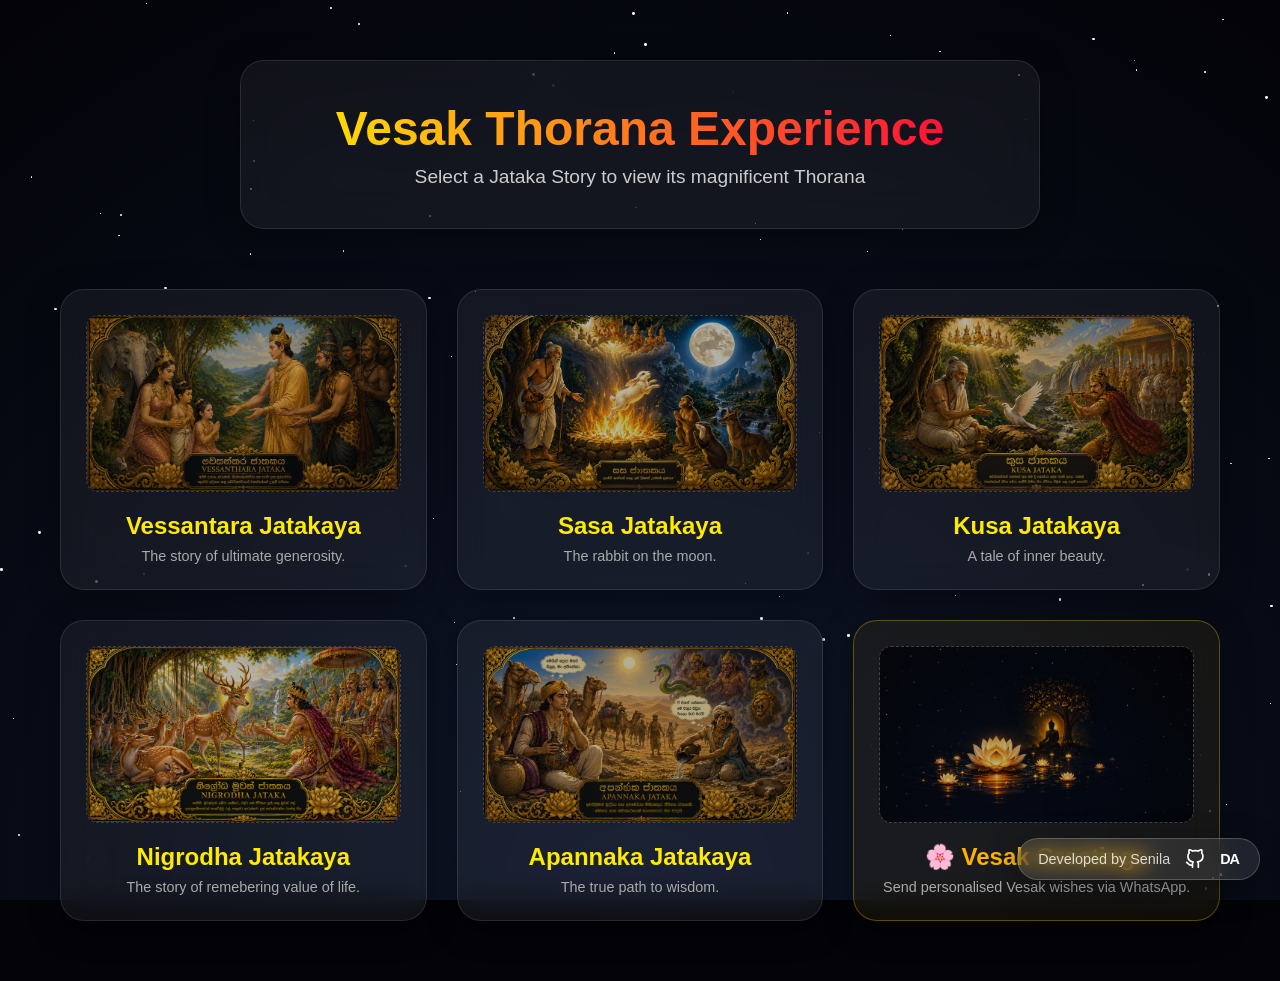
<file: index.html>
<!DOCTYPE html>
<html lang="en">
<head>
    <meta charset="UTF-8">
    <meta name="viewport" content="width=device-width, initial-scale=1.0">
    <title>Vesak Thorana Gallery</title>
    <link rel="preconnect" href="https://fonts.googleapis.com">
    <link rel="preconnect" href="https://fonts.gstatic.com" crossorigin>
    <link href="https://fonts.googleapis.com/css2?family=Inter:wght@300;400;600&family=Playfair+Display:ital,wght@0,600;1,600&display=swap" rel="stylesheet">
    <link rel="stylesheet" href="style.css">
</head>
<body style="font-family: 'Trebuchet MS', sans-serif;">
    <div id="night-sky"></div>

    <main class="gallery-container">
        <header class="glass-header">
            <h1>Vesak Thorana Experience</h1>
            <p>Select a Jataka Story to view its magnificent Thorana</p>
        </header>

        <div class="glass-grid">
            <a href="story1.html" class="glass-card">
                <div class="card-image-placeholder">
                    <img src="img/wes.webp" alt="Vessantara Image Placeholder" class="placeholder-img">
                </div>
                <h2>Vessantara Jatakaya</h2>
                <p>The story of ultimate generosity.</p>
            </a>
            
            <a href="story2.html" class="glass-card">
                <div class="card-image-placeholder">
                    <img src="img/sasa.webp" alt="Sasa Image Placeholder" class="placeholder-img">
                </div>
                <h2>Sasa Jatakaya</h2>
                <p>The rabbit on the moon.</p>
            </a>
            
            <a href="story3.html" class="glass-card">
                <div class="card-image-placeholder">
                    <img src="img/kusa.webp" alt="Kusa Image Placeholder" class="placeholder-img">
                </div>
                <h2>Kusa Jatakaya</h2>
                <p>A tale of inner beauty.</p>
            </a>
            
            <a href="story4.html" class="glass-card">
                <div class="card-image-placeholder">
                    <img src="img/nig.webp" alt="Nigrodha Image Placeholder" class="placeholder-img">
                </div>
                <h2>Nigrodha Jatakaya</h2>
                <p>The story of remebering value of life.</p>
            </a>
            
            <a href="story5.html" class="glass-card">
                <div class="card-image-placeholder">
                    <img src="img/ap.webp" alt="Apannaka Image Placeholder" class="placeholder-img">
                </div>
                <h2>Apannaka Jatakaya</h2>
                <p>The true path to wisdom.</p>
            </a>
            
            <a href="greetings.html" class="glass-card" style="border-color: rgba(255,215,0,0.3); background: rgba(255,180,0,0.06);">
                <div class="card-image-placeholder">
                    <img src="img/bg.webp" alt="Vesak Greetings" class="placeholder-img">
                </div>
                <h2 style="color: #ffb300;">🌸 Vesak Greetings</h2>
                <p>Send personalised Vesak wishes via WhatsApp.</p>
            </a>
        </div>
    </main>

    <script src="script.js"></script>
</body>
</html>
</file>
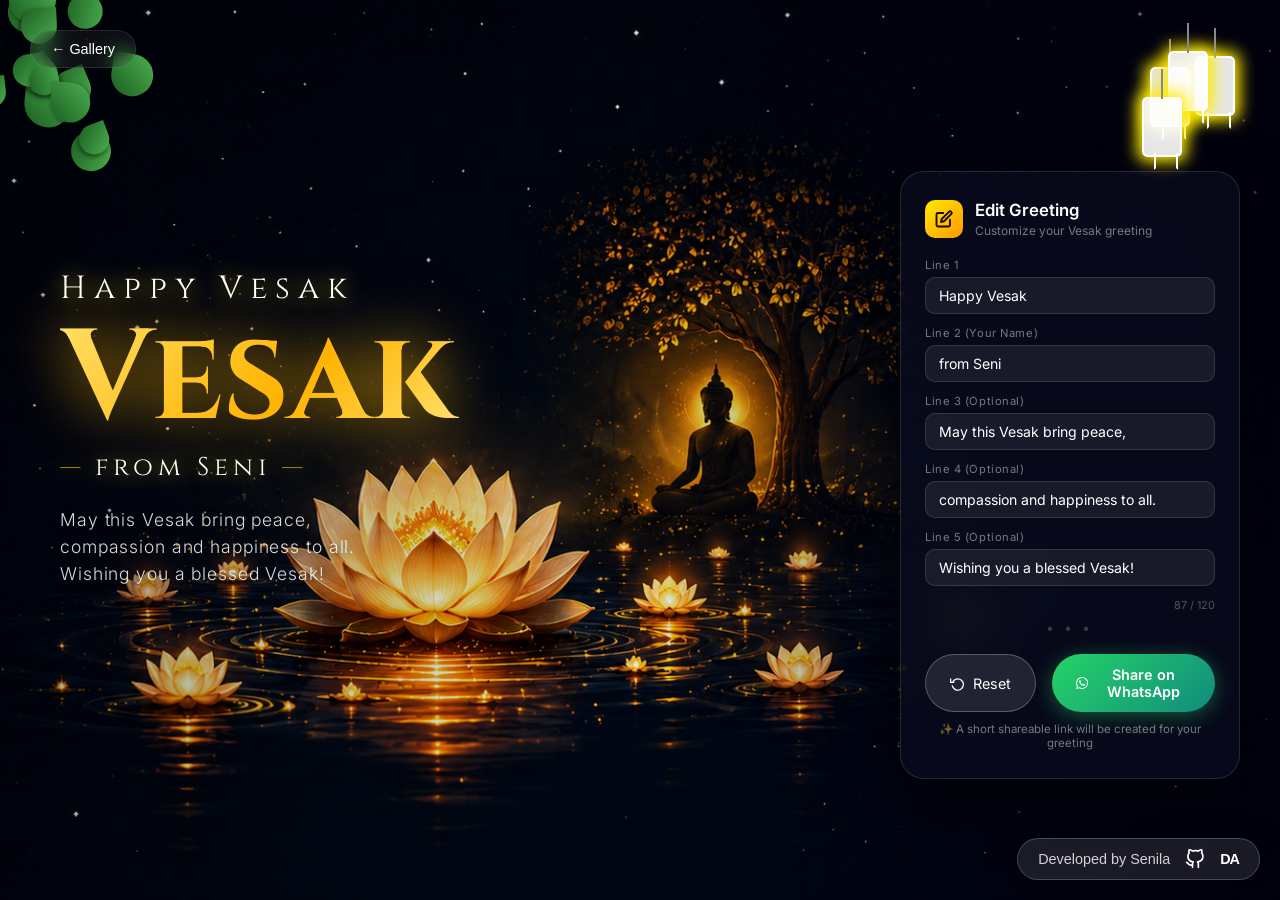
<file: greetings.html>
<!DOCTYPE html>
<html lang="en">
<head>
    <meta charset="UTF-8">
    <meta name="viewport" content="width=device-width, initial-scale=1.0">
    <title>Vesak Greetings – Share your Wishes</title>
    <link rel="preconnect" href="https://fonts.googleapis.com">
    <link rel="preconnect" href="https://fonts.gstatic.com" crossorigin>
    <link href="https://fonts.googleapis.com/css2?family=Cinzel:wght@400;700&family=Inter:wght@300;400;500;600&display=swap" rel="stylesheet">
    <link rel="stylesheet" href="style.css">
    <style>
        /* Override body scroll for this page */
        body { overflow-y: auto !important; }

        .greet-page {
            position: relative;
            min-height: 100vh;
            display: flex;
            align-items: center;
            justify-content: center;
            padding: 70px 20px 20px 20px;
            box-sizing: border-box;
        }
        .greet-bg {
            position: fixed;
            inset: 0;
            background: url('img/bg.webp') center center / cover no-repeat;
            z-index: 0;
        }
        .greet-bg::after {
            content: '';
            position: absolute;
            inset: 0;
            background: linear-gradient(to right,
                rgba(0,0,5,0.35) 0%,
                rgba(0,0,5,0.10) 50%,
                rgba(0,0,15,0.70) 100%);
        }
        /* ── Layout ── */
        .greet-layout {
            position: relative;
            z-index: 10;
            width: 100%;
            max-width: 1200px;
            display: grid;
            grid-template-columns: 1fr 340px;
            gap: 32px;
            align-items: center;
        }
        /* ── Left: greeting display ── */
        .greet-display {
            display: flex;
            flex-direction: column;
            justify-content: center;
            padding: 40px 20px 140px 20px;
        }
        .greet-line-small {
            font-family: 'Cinzel', serif;
            font-size: clamp(1.2rem, 3vw, 2rem);
            color: #fff;
            letter-spacing: 0.25em;
            text-shadow: 0 0 20px rgba(255,215,0,0.8);
        }
        .greet-line-large {
            font-family: 'Cinzel', serif;
            font-size: clamp(3.5rem, 10vw, 8rem);
            font-weight: 700;
            background: linear-gradient(135deg, #ffe066, #ffb300, #fff7a0, #ffb300);
            -webkit-background-clip: text;
            -webkit-text-fill-color: transparent;
            background-clip: text;
            line-height: 1;
            filter: drop-shadow(0 0 30px rgba(255,180,0,0.9));
            margin: 6px 0;
        }
        .greet-line-from {
            font-family: 'Cinzel', serif;
            font-size: clamp(1rem, 2.5vw, 1.6rem);
            color: #fff;
            letter-spacing: 0.2em;
            text-shadow: 0 0 20px rgba(255,215,0,0.8);
            display: flex;
            align-items: center;
            gap: 10px;
        }
        .greet-line-from::before, .greet-line-from::after {
            content: '—';
            color: rgba(255,215,0,0.6);
        }
        .greet-extra-lines { margin-top: 24px; display: flex; flex-direction: column; gap: 6px; }
        .greet-extra-line {
            font-family: 'Inter', sans-serif;
            font-size: clamp(0.85rem, 1.5vw, 1.1rem);
            color: rgba(255,255,255,0.85);
            font-weight: 300;
            letter-spacing: 0.05em;
            text-shadow: 0 2px 8px rgba(0,0,0,0.8);
            min-height: 0;
        }
        /* ── Right: glass panel ── */
        .greet-panel {
            background: rgba(10,12,30,0.78);
            backdrop-filter: blur(24px);
            -webkit-backdrop-filter: blur(24px);
            border: 1px solid rgba(255,255,255,0.12);
            border-radius: 24px;
            padding: 28px 24px;
            box-shadow: 0 20px 60px rgba(0,0,0,0.6);
        }
        .panel-header { display: flex; align-items: flex-start; gap: 12px; margin-bottom: 20px; }
        .panel-icon {
            width: 38px; height: 38px;
            background: linear-gradient(135deg, #ffea00, #ff9800);
            border-radius: 10px;
            display: flex; align-items: center; justify-content: center;
            flex-shrink: 0;
        }
        .panel-header-text h2 {
            font-family: 'Inter', sans-serif;
            font-size: 1.05rem; font-weight: 600; color: #fff; margin: 0;
        }
        .panel-header-text p {
            font-family: 'Inter', sans-serif;
            font-size: 0.75rem; color: rgba(255,255,255,0.45); margin: 3px 0 0;
        }
        .field-group { margin-bottom: 12px; }
        .field-label {
            font-family: 'Inter', sans-serif;
            font-size: 0.7rem; color: rgba(255,255,255,0.45);
            letter-spacing: 0.05em; margin-bottom: 5px; display: block;
        }
        .field-input {
            width: 100%; background: rgba(255,255,255,0.07);
            border: 1px solid rgba(255,255,255,0.12);
            border-radius: 10px; padding: 9px 13px;
            font-family: 'Inter', sans-serif; font-size: 0.88rem;
            color: #fff; outline: none; transition: border-color 0.2s;
            box-sizing: border-box;
        }
        .field-input:focus { border-color: rgba(255,215,0,0.5); background: rgba(255,255,255,0.1); }
        .char-count {
            text-align: right; font-family: 'Inter', sans-serif;
            font-size: 0.68rem; color: rgba(255,255,255,0.3); margin-top: 6px;
        }
        .panel-dots { text-align: center; color: rgba(255,255,255,0.2); letter-spacing: 4px; margin-top: 8px; }

        /* ── Short link display ── */
        .link-box {
            background: rgba(255,215,0,0.08);
            border: 1px solid rgba(255,215,0,0.25);
            border-radius: 10px;
            padding: 10px 14px;
            margin-top: 14px;
            display: none;
            align-items: center;
            justify-content: space-between;
            gap: 8px;
        }
        .link-box.visible { display: flex; }
        .link-text {
            font-family: 'Inter', sans-serif;
            font-size: 0.82rem; color: #ffea00;
            white-space: nowrap; overflow: hidden; text-overflow: ellipsis;
            flex: 1;
        }
        .copy-btn {
            background: rgba(255,215,0,0.15); border: 1px solid rgba(255,215,0,0.3);
            border-radius: 6px; padding: 4px 10px;
            font-family: 'Inter', sans-serif; font-size: 0.72rem; color: #ffea00;
            cursor: pointer; white-space: nowrap; transition: all 0.2s;
        }
        .copy-btn:hover { background: rgba(255,215,0,0.25); }

        /* ── Bottom actions ── */
        .greet-actions {
            /* On desktop: stays inside the panel naturally */
            display: flex;
            flex-direction: column;
            align-items: center;
            gap: 10px;
        }
        .greet-btn-row { display: flex; gap: 16px; }
        .btn-reset {
            font-family: 'Inter', sans-serif; font-size: 0.9rem;
            padding: 12px 24px; border-radius: 50px;
            border: 1px solid rgba(255,255,255,0.25);
            background: rgba(255,255,255,0.1);
            backdrop-filter: blur(12px); color: #fff; cursor: pointer;
            display: flex; align-items: center; gap: 8px; transition: all 0.3s;
        }
        .btn-reset:hover { background: rgba(255,255,255,0.18); }
        .btn-generate {
            font-family: 'Inter', sans-serif; font-size: 0.9rem; font-weight: 600;
            padding: 12px 24px; border-radius: 50px; border: none;
            background: linear-gradient(135deg, #25d366, #128c7e);
            color: #fff; cursor: pointer;
            display: flex; align-items: center; gap: 10px; transition: all 0.3s;
            box-shadow: 0 4px 20px rgba(37,211,102,0.4);
        }
        .btn-generate:hover { transform: translateY(-2px); box-shadow: 0 8px 30px rgba(37,211,102,0.6); }
        .btn-generate:disabled { opacity: 0.6; cursor: wait; transform: none; }
        .greet-hint {
            font-family: 'Inter', sans-serif; font-size: 0.72rem;
            color: rgba(255,255,255,0.45); text-align: center;
        }

        /* ── VIEW MODE ── */
        .view-mode-badge {
            position: fixed; top: 20px; right: 20px; z-index: 200;
            background: rgba(10,12,30,0.8); backdrop-filter: blur(16px);
            border: 1px solid rgba(255,215,0,0.3);
            border-radius: 50px; padding: 10px 20px;
            font-family: 'Inter', sans-serif; font-size: 0.85rem; color: #fff;
            display: none; align-items: center; gap: 10px;
            text-decoration: none; cursor: pointer;
            transition: all 0.3s;
        }
        .view-mode-badge:hover { background: rgba(30,30,60,0.9); border-color: rgba(255,215,0,0.6); }
        .view-mode-badge.show { display: flex; }
        .view-full-display { padding-bottom: 60px; }

        /* ── Spinner ── */
        @keyframes spin { to { transform: rotate(360deg); } }
        .spinner {
            width: 16px; height: 16px; border: 2px solid rgba(255,255,255,0.3);
            border-top-color: #fff; border-radius: 50%;
            animation: spin 0.8s linear infinite; display: none;
        }
        .btn-generate.loading .spinner { display: block; }
        .btn-generate.loading .btn-label { display: none; }

        /* ── Mobile ── */
        @media (max-width: 700px) {
            /* Hide corner elements that block greeting text */
            .corner-left, .corner-right { display: none; }

            body { overflow-y: auto !important; }

            .greet-page {
                align-items: flex-start;
                padding: 60px 12px 20px 12px;
            }

            .greet-layout {
                grid-template-columns: 1fr;
                gap: 20px;
            }

            /* Compact greeting display */
            .greet-display {
                padding: 12px 8px 16px 8px;
                min-height: unset;
            }
            .greet-line-large {
                font-size: clamp(2.8rem, 16vw, 5rem);
            }
            .greet-line-small { font-size: 1rem; }
            .greet-line-from  { font-size: 0.95rem; }
            .greet-extra-lines { margin-top: 12px; }
            .greet-extra-line  { font-size: 0.82rem; }

            /* Panel full-width */
            .greet-panel { width: 100%; box-sizing: border-box; }

            /* Buttons: inline below panel, not fixed */
            .greet-actions {
                position: static;
                transform: none;
                padding: 16px 0 30px 0;
                width: 100%;
            }
            .greet-btn-row {
                width: 100%;
                justify-content: center;
                flex-wrap: wrap;
                gap: 10px;
            }
            .btn-reset, .btn-generate {
                font-size: 0.82rem;
                padding: 10px 18px;
            }
            .greet-hint { font-size: 0.68rem; padding: 0 10px; }

            /* View mode badge smaller */
            .view-mode-badge {
                top: auto;
                bottom: 16px;
                right: 50%;
                transform: translateX(50%);
                font-size: 0.78rem;
                padding: 8px 16px;
                white-space: nowrap;
            }
        }
    </style>
</head>
<body>
    <div id="night-sky"></div>
    <div class="corner-left" id="bo-leaves-container"></div>
    <div class="corner-right" id="lanterns-container"></div>
    <a href="index.html" class="back-button">← Gallery</a>

    <!-- VIEW MODE: "Send your own" button -->
    <a href="greetings.html" class="view-mode-badge" id="send-yours-btn">
        🌸 Send your own Vesak Greeting
    </a>

    <div class="greet-bg"></div>

    <main class="greet-page">
        <div class="greet-layout" id="greet-layout">

            <!-- LEFT: Live greeting display -->
            <div class="greet-display" id="greet-display">
                <div class="greet-line-small" id="preview-l1">Happy Vesak</div>
                <div class="greet-line-large">Vesak</div>
                <div class="greet-line-from" id="preview-l2">from Seni</div>
                <div class="greet-extra-lines">
                    <div class="greet-extra-line" id="preview-l3"></div>
                    <div class="greet-extra-line" id="preview-l4"></div>
                    <div class="greet-extra-line" id="preview-l5"></div>
                </div>
            </div>

            <!-- RIGHT: Edit panel (hidden in view mode) -->
            <div class="greet-panel" id="edit-panel">
                <div class="panel-header">
                    <div class="panel-icon">
                        <svg width="18" height="18" viewBox="0 0 24 24" fill="none" stroke="#1a0a00" stroke-width="2.5" stroke-linecap="round" stroke-linejoin="round"><path d="M11 4H4a2 2 0 0 0-2 2v14a2 2 0 0 0 2 2h14a2 2 0 0 0 2-2v-7"/><path d="M18.5 2.5a2.121 2.121 0 0 1 3 3L12 15l-4 1 1-4 9.5-9.5z"/></svg>
                    </div>
                    <div class="panel-header-text">
                        <h2>Edit Greeting</h2>
                        <p>Customize your Vesak greeting</p>
                    </div>
                </div>

                <div class="field-group">
                    <label class="field-label">Line 1</label>
                    <input id="inp-l1" class="field-input" type="text" value="Happy Vesak" maxlength="40">
                </div>
                <div class="field-group">
                    <label class="field-label">Line 2 (Your Name)</label>
                    <input id="inp-l2" class="field-input" type="text" value="from Seni" maxlength="40">
                </div>
                <div class="field-group">
                    <label class="field-label">Line 3 (Optional)</label>
                    <input id="inp-l3" class="field-input" type="text" value="May this Vesak bring peace," maxlength="60">
                </div>
                <div class="field-group">
                    <label class="field-label">Line 4 (Optional)</label>
                    <input id="inp-l4" class="field-input" type="text" value="compassion and happiness to all." maxlength="60">
                </div>
                <div class="field-group">
                    <label class="field-label">Line 5 (Optional)</label>
                    <input id="inp-l5" class="field-input" type="text" value="Wishing you a blessed Vesak!" maxlength="60">
                </div>

                <div class="char-count" id="char-count">0 / 120</div>

                <!-- Generated link preview -->
                <div class="link-box" id="link-box">
                    <span class="link-text" id="link-text"></span>
                    <button class="copy-btn" id="copy-btn" onclick="copyLink()">Copy</button>
                </div>

                <div class="panel-dots">• • •</div>

                <!-- Actions inside panel for mobile flow -->
                <div class="greet-actions" id="greet-actions" style="margin-top: 16px;">
                    <div class="greet-btn-row">
                        <button class="btn-reset" onclick="resetToDefault()">
                            <svg width="15" height="15" viewBox="0 0 24 24" fill="none" stroke="currentColor" stroke-width="2"><polyline points="1 4 1 10 7 10"/><path d="M3.51 15a9 9 0 1 0 .49-4.5"/></svg>
                            Reset
                        </button>
                        <button class="btn-generate" id="share-btn" onclick="generateAndShare()">
                            <div class="spinner"></div>
                            <span class="btn-label" style="display:flex;align-items:center;gap:8px;">
                                <svg width="18" height="18" viewBox="0 0 24 24" fill="currentColor"><path d="M17.472 14.382c-.297-.149-1.758-.867-2.03-.967-.273-.099-.471-.148-.67.15-.197.297-.767.966-.94 1.164-.173.199-.347.223-.644.075-.297-.15-1.255-.463-2.39-1.475-.883-.788-1.48-1.761-1.653-2.059-.173-.297-.018-.458.13-.606.134-.133.298-.347.446-.52.149-.174.198-.298.298-.497.099-.198.05-.371-.025-.52-.075-.149-.669-1.612-.916-2.207-.242-.579-.487-.5-.669-.51-.173-.008-.371-.01-.57-.01-.198 0-.52.074-.792.372-.272.297-1.04 1.016-1.04 2.479 0 1.462 1.065 2.875 1.213 3.074.149.198 2.096 3.2 5.077 4.487.709.306 1.262.489 1.694.625.712.227 1.36.195 1.871.118.571-.085 1.758-.719 2.006-1.413.248-.694.248-1.289.173-1.413-.074-.124-.272-.198-.57-.347m-5.421 7.403h-.004a9.87 9.87 0 0 1-5.031-1.378l-.361-.214-3.741.982.998-3.648-.235-.374a9.86 9.86 0 0 1-1.51-5.26c.001-5.45 4.436-9.884 9.888-9.884 2.64 0 5.122 1.03 6.988 2.898a9.825 9.825 0 0 1 2.893 6.994c-.003 5.45-4.437 9.884-9.885 9.884m8.413-18.297A11.815 11.815 0 0 0 12.05 0C5.495 0 .16 5.335.157 11.892c0 2.096.547 4.142 1.588 5.945L.057 24l6.305-1.654a11.882 11.882 0 0 0 5.683 1.448h.005c6.554 0 11.89-5.335 11.893-11.893a11.821 11.821 0 0 0-3.48-8.413z"/></svg>
                                Share on WhatsApp
                            </span>
                        </button>
                    </div>
                    <div class="greet-hint">✨ A short shareable link will be created for your greeting</div>
                </div>
            </div>
        </div>
    </main>

    <script>
        // ─────────────────────────────────────────────────────
        // ─────────────────────────────────────────────────────
        const SITE_BASE = 'https://bexonsr.github.io/thorana/greetings.html';
        // ─────────────────────────────────────────────────────

        const DEFAULTS = {
            l1: 'Happy Vesak', l2: 'from Seni',
            l3: 'May this Vesak bring peace,',
            l4: 'compassion and happiness to all.',
            l5: 'Wishing you a blessed Vesak!'
        };

        const inputs  = { l1: document.getElementById('inp-l1'), l2: document.getElementById('inp-l2'), l3: document.getElementById('inp-l3'), l4: document.getElementById('inp-l4'), l5: document.getElementById('inp-l5') };
        const previews = { l1: document.getElementById('preview-l1'), l2: document.getElementById('preview-l2'), l3: document.getElementById('preview-l3'), l4: document.getElementById('preview-l4'), l5: document.getElementById('preview-l5') };
        let generatedShortLink = '';

        // ── Update live preview ──
        function updatePreview() {
            previews.l1.textContent = inputs.l1.value || DEFAULTS.l1;
            previews.l2.textContent = inputs.l2.value || DEFAULTS.l2;
            previews.l3.textContent = inputs.l3.value;
            previews.l4.textContent = inputs.l4.value;
            previews.l5.textContent = inputs.l5.value;
            const total = (inputs.l3.value + inputs.l4.value + inputs.l5.value).length;
            const cc = document.getElementById('char-count');
            cc.textContent = total + ' / 120';
            cc.style.color = total > 100 ? 'rgba(255,100,100,0.8)' : 'rgba(255,255,255,0.3)';
        }
        Object.values(inputs).forEach(inp => inp.addEventListener('input', () => { updatePreview(); resetLinkBox(); }));

        function resetLinkBox() {
            generatedShortLink = '';
            document.getElementById('link-box').classList.remove('visible');
        }

        function resetToDefault() {
            Object.entries(DEFAULTS).forEach(([k,v]) => { inputs[k].value = v; });
            updatePreview(); resetLinkBox();
        }

        // ── Encode greeting into URL ──
        function buildLongUrl() {
            const data = { l1: inputs.l1.value, l2: inputs.l2.value, l3: inputs.l3.value, l4: inputs.l4.value, l5: inputs.l5.value };
            const encoded = btoa(unescape(encodeURIComponent(JSON.stringify(data))));
            return SITE_BASE + '?g=' + encoded;
        }

        // ── Shorten via is.gd ──
        async function shortenUrl(longUrl) {
            const res = await fetch('https://is.gd/create.php?format=json&url=' + encodeURIComponent(longUrl));
            const json = await res.json();
            if (json.shorturl) return json.shorturl;
            throw new Error('Shortening failed');
        }

        // ── Main: generate short link then share ──
        async function generateAndShare() {
            const btn = document.getElementById('share-btn');
            btn.disabled = true;
            btn.classList.add('loading');

            try {
                const longUrl = buildLongUrl();
                let shortLink;
                try {
                    shortLink = await shortenUrl(longUrl);
                } catch {
                    // Fallback to long URL if shortener fails
                    shortLink = longUrl;
                }
                generatedShortLink = shortLink;

                // Show link box
                document.getElementById('link-text').textContent = shortLink;
                document.getElementById('link-box').classList.add('visible');

                // Build WhatsApp message
                const l1 = inputs.l1.value || DEFAULTS.l1;
                const l2 = inputs.l2.value || DEFAULTS.l2;
                const l3 = inputs.l3.value;
                const l4 = inputs.l4.value;
                const l5 = inputs.l5.value;

                let msg = `🌸 *${l1}* 🌸\n_${l2}_\n\n`;
                if (l3) msg += l3 + '\n';
                if (l4) msg += l4 + '\n';
                if (l5) msg += l5 + '\n';
                msg += `\n🪷 Open your Vesak greeting:\n${shortLink}`;

                window.open('https://wa.me/?text=' + encodeURIComponent(msg), '_blank');
            } catch (e) {
                alert('Something went wrong. Please try again.');
            } finally {
                btn.disabled = false;
                btn.classList.remove('loading');
            }
        }

        function copyLink() {
            if (!generatedShortLink) return;
            navigator.clipboard.writeText(generatedShortLink).then(() => {
                const btn = document.getElementById('copy-btn');
                btn.textContent = 'Copied!';
                setTimeout(() => btn.textContent = 'Copy', 2000);
            });
        }

        // ─────────────────────────────────────────────────────
        // VIEW MODE — detect ?g= param and display greeting
        // ─────────────────────────────────────────────────────
        function loadGreetingFromUrl() {
            const params = new URLSearchParams(window.location.search);
            const g = params.get('g');
            if (!g) return false;

            try {
                const data = JSON.parse(decodeURIComponent(escape(atob(g))));
                previews.l1.textContent = data.l1 || DEFAULTS.l1;
                previews.l2.textContent = data.l2 || DEFAULTS.l2;
                previews.l3.textContent = data.l3 || '';
                previews.l4.textContent = data.l4 || '';
                previews.l5.textContent = data.l5 || '';
                return true;
            } catch { return false; }
        }

        // ── Init ──
        const isViewMode = loadGreetingFromUrl();

        if (isViewMode) {
            // Hide edit panel and action buttons
            document.getElementById('edit-panel').style.display = 'none';
            document.getElementById('greet-actions').style.display = 'none';
            document.getElementById('greet-layout').style.gridTemplateColumns = '1fr';
            document.getElementById('greet-display').classList.add('view-full-display');
            document.getElementById('send-yours-btn').classList.add('show');
            document.title = previews.l1.textContent + ' – Vesak Greeting';
        } else {
            updatePreview();
        }
    </script>
    <script src="script.js"></script>
</body>
</html>
</file>
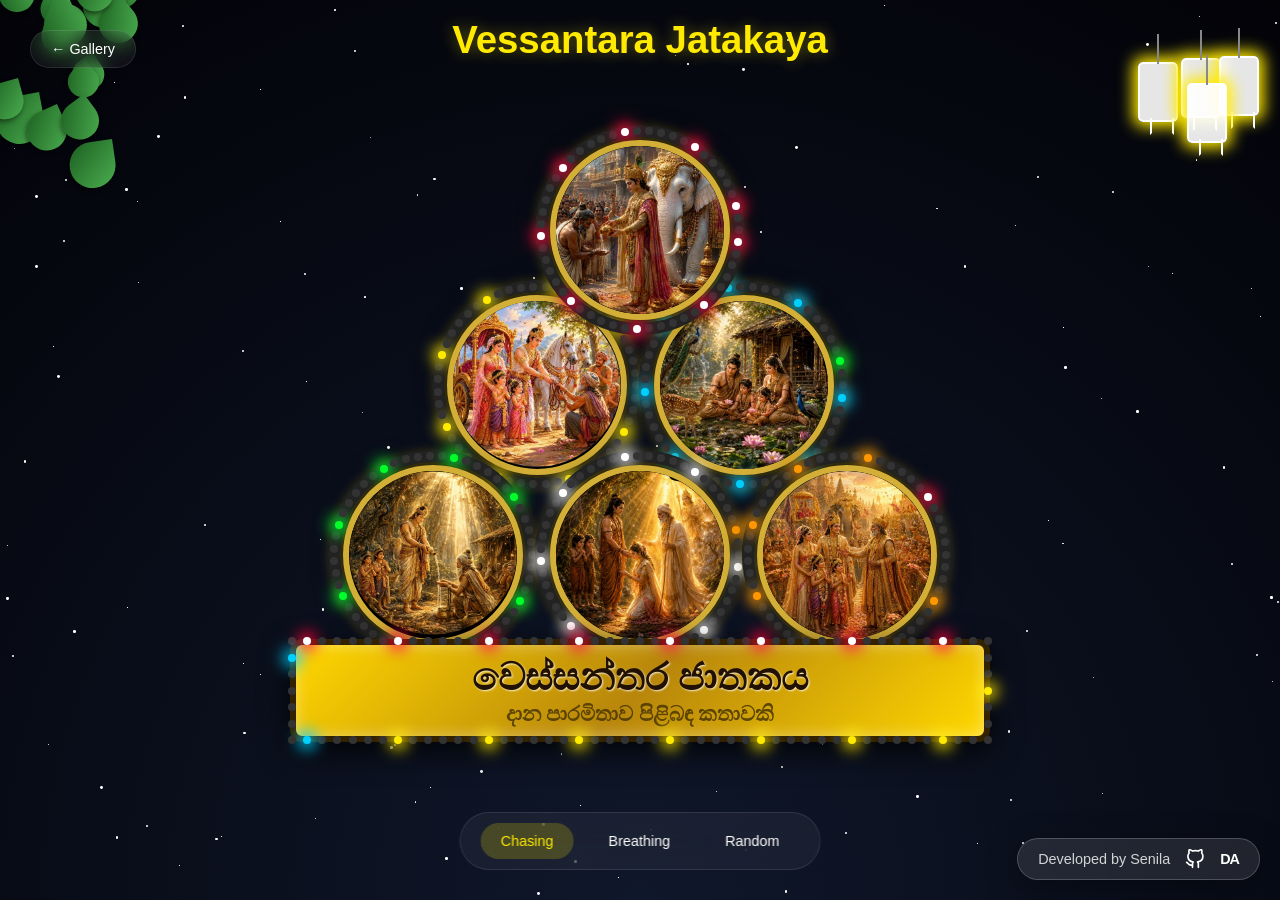
<file: story1.html>
<!DOCTYPE html>
<html lang="en">
<head>
    <meta charset="UTF-8">
    <meta name="viewport" content="width=device-width, initial-scale=1.0">
    <title>Vessantara Jatakaya - Thorana</title>
    <link rel="preconnect" href="https://fonts.googleapis.com">
    <link rel="preconnect" href="https://fonts.gstatic.com" crossorigin>
    <link href="https://fonts.googleapis.com/css2?family=Inter:wght@300;400;600&family=Playfair+Display:ital,wght@0,600;1,600&display=swap" rel="stylesheet">
    <link rel="stylesheet" href="style.css">
</head>
<body>
    <div id="night-sky"></div>
    <div class="corner-left" id="bo-leaves-container"></div>
    <div class="corner-right" id="lanterns-container"></div>
    <a href="index.html" class="back-button">← Gallery</a>

    <main class="thorana-page">
        <h1 class="thorana-title">Vessantara Jatakaya</h1>
        
        <div class="thorana-wrapper" id="thorana">
            <!-- Buddha row (top) -->
            <div class="thorana-buddha-row">
                <div class="t-circle t-c1" data-scene="scene1">
                    <div class="t-led-ring"></div>
                    <div class="t-inner-content"><img src="img/wes/1.webp" alt="Scene 1"></div>
                </div>
            </div>
            <!-- Middle row -->
            <div class="thorana-row">
                <div class="t-circle t-c6" data-scene="scene6"><div class="t-led-ring"></div><div class="t-inner-content"><img src="img/wes/2.webp" alt="Scene 6"></div></div>
                <div class="t-circle t-c2" data-scene="scene2"><div class="t-led-ring"></div><div class="t-inner-content"><img src="img/wes/3.webp" alt="Scene 2"></div></div>
            </div>
            <!-- Bottom row -->
            <div class="thorana-row">
                <div class="t-circle t-c5" data-scene="scene5"><div class="t-led-ring"></div><div class="t-inner-content"><img src="img/wes/4.webp" alt="Scene 5"></div></div>
                <div class="t-circle t-c4" data-scene="scene4"><div class="t-led-ring"></div><div class="t-inner-content"><img src="img/wes/5.webp" alt="Scene 4"></div></div>
                <div class="t-circle t-c3" data-scene="scene3"><div class="t-led-ring"></div><div class="t-inner-content"><img src="img/wes/6.webp" alt="Scene 3"></div></div>
            </div>
            <!-- Base -->
            <div class="thorana-base">
                <div class="t-led-ring base-ring"></div>
                <div class="base-title">වෙස්සන්තර ජාතකය</div>
                <div class="base-summary">දාන පාරමිතාව පිළිබඳ කතාවකි</div>
            </div>
        </div>
    </main>

    <!-- Glass Modal for Scene Details -->
    <div id="glass-modal" class="glass-modal">
        <div class="glass-modal-content">
            <span class="glass-close">&times;</span>
            <h2 id="modal-title">Scene Details</h2>
            <div id="modal-text"></div>
        </div>
    </div>

    <div class="glass-controls">
        <button id="btn-chasing" class="glass-btn active">Chasing</button>
        <button id="btn-breathing" class="glass-btn">Breathing</button>
        <button id="btn-random" class="glass-btn">Random</button>
    </div>

    <!-- Pass story data to JS -->
    <script>
        const storyData = {
            center: { title: "Gautama Buddha", desc: "The central figure of enlightenment." },
            scene1: { title: "The Royal Birth", desc: "Prince Vessantara is born to the King of Sanjaya, known for his boundless generosity even from childhood." },
            scene2: { title: "Giving the White Elephant", desc: "A severe drought hits the neighboring kingdom. They ask for the magical rain-bringing white elephant. Vessantara gives it away freely." },
            scene3: { title: "Banishment", desc: "The citizens are furious about giving away the royal elephant and demand the King banish Vessantara to the forest." },
            scene4: { title: "Giving away the Chariot", desc: "On his way to the forest, Vessantara gives away his horses and royal chariot to passing Brahmins." },
            scene5: { title: "Giving the Children", desc: "A wicked Brahmin named Jujaka asks for Vessantara's children to be his servants. Vessantara, perfecting his generosity, gives them away." },
            scene6: { title: "The Ultimate Sacrifice", desc: "Sakka (king of gods) disguises himself and asks for Vessantara's wife. Vessantara agrees, proving his detachment. Sakka reveals himself, restores everything, and the family is reunited." }
        };
    </script>
    <script src="script.js"></script>
</body>
</html>
</file>
<file: style.css>
:root {
    --bg-color: #030308;
    --glass-bg: rgba(255, 255, 255, 0.05);
    --glass-border: rgba(255, 255, 255, 0.1);
    --glass-shadow: 0 8px 32px 0 rgba(0, 0, 0, 0.37);
    --font-main: 'Trebuchet MS', sans-serif;
    --font-heading: 'Trebuchet MS', sans-serif;
    --font-sinhala: 'Abhaya Libre', serif;
    
    /* Neon Colors */
    --led-red: #ff003c;
    --led-yellow: #ffea00;
    --led-blue: #00d0ff;
    --led-green: #00ff2a;
}

* {
    margin: 0;
    padding: 0;
    box-sizing: border-box;
}

body {
    background-color: var(--bg-color);
    color: #fff;
    font-family: 'Trebuchet MS', sans-serif;
    overflow-x: hidden;
    min-height: 100vh;
}

/* Background Stars */
#night-sky {
    position: fixed;
    top: 0;
    left: 0;
    width: 100vw;
    height: 100vh;
    z-index: -1;
    background: radial-gradient(circle at bottom, #0f172a 0%, #030308 100%);
}
.star {
    position: absolute;
    background: #fff;
    border-radius: 50%;
    animation: twinkle linear infinite;
}
@keyframes twinkle {
    0%, 100% { opacity: 0.2; transform: scale(0.8); }
    50% { opacity: 1; transform: scale(1.2); box-shadow: 0 0 8px #fff; }
}

/* ========================================= */
/* GALLERY (INDEX.HTML) - APPLE GLASS UI     */
/* ========================================= */

.gallery-container {
    max-width: 1200px;
    margin: 0 auto;
    padding: 60px 20px;
    display: flex;
    flex-direction: column;
    align-items: center;
}

.glass-header {
    background: var(--glass-bg);
    backdrop-filter: blur(20px);
    -webkit-backdrop-filter: blur(20px);
    border: 1px solid var(--glass-border);
    border-radius: 24px;
    padding: 40px;
    text-align: center;
    margin-bottom: 60px;
    width: 100%;
    max-width: 800px;
    box-shadow: var(--glass-shadow);
}
.glass-header h1 {
    font-family: var(--font-heading);
    font-size: 3rem;
    margin-bottom: 10px;
    background: linear-gradient(90deg, #ffea00, #ff003c);
    -webkit-background-clip: text;
    -webkit-text-fill-color: transparent;
}
.glass-header p {
    font-size: 1.2rem;
    color: #ccc;
    font-weight: 300;
}

.glass-grid {
    display: grid;
    grid-template-columns: repeat(auto-fit, minmax(300px, 1fr));
    gap: 30px;
    width: 100%;
}

.glass-card {
    text-decoration: none;
    color: #fff;
    background: var(--glass-bg);
    backdrop-filter: blur(15px);
    -webkit-backdrop-filter: blur(15px);
    border: 1px solid var(--glass-border);
    border-radius: 24px;
    padding: 25px;
    display: flex;
    flex-direction: column;
    align-items: center;
    text-align: center;
    transition: all 0.4s cubic-bezier(0.175, 0.885, 0.32, 1.275);
    box-shadow: var(--glass-shadow);
}
.glass-card:hover {
    transform: translateY(-10px) scale(1.02);
    background: rgba(255, 255, 255, 0.1);
    border-color: rgba(255, 234, 0, 0.5);
    box-shadow: 0 15px 40px rgba(0,0,0,0.5), 0 0 20px rgba(255, 234, 0, 0.1) inset;
}

.card-image-placeholder {
    width: 100%;
    aspect-ratio: 16/9;
    background: rgba(0, 0, 0, 0.3);
    border-radius: 12px;
    margin-bottom: 20px;
    border: 1px dashed rgba(255,255,255,0.2);
    display: flex;
    justify-content: center;
    align-items: center;
    overflow: hidden;
}
.placeholder-img {
    width: 100%;
    height: 100%;
    object-fit: cover;
    opacity: 0.7;
}

.glass-card h2 {
    font-family: var(--font-heading);
    font-size: 1.5rem;
    margin-bottom: 8px;
    color: #ffea00;
}
.glass-card p {
    font-size: 0.9rem;
    color: #aaa;
}

.base-summary {
    font-size: 1.1rem;
    color: #4a3600;
}

/* Glassmorphism Footer */
.glass-footer {
    position: fixed;
    bottom: 20px;
    right: 20px;
    background: rgba(255, 255, 255, 0.1);
    backdrop-filter: blur(10px);
    -webkit-backdrop-filter: blur(10px);
    border: 1px solid rgba(255, 255, 255, 0.2);
    border-radius: 50px;
    padding: 10px 20px;
    display: flex;
    gap: 15px;
    align-items: center;
    z-index: 100;
    box-shadow: 0 8px 32px 0 rgba(0, 0, 0, 0.37);
}
.glass-footer span {
    color: #fff;
    font-family: var(--font-main);
    font-size: 0.9rem;
    opacity: 0.8;
}
.glass-footer a {
    color: #fff;
    text-decoration: none;
    font-size: 1.2rem;
    transition: transform 0.3s ease, color 0.3s ease;
    display: flex;
    align-items: center;
    justify-content: center;
}
.glass-footer a:hover {
    transform: scale(1.1);
    color: var(--primary-glow);
}

/* ========================================= */
/* THORANA PAGE (STORY PAGES)                */
/* ========================================= */

.thorana-page {
    display: flex;
    flex-direction: column;
    align-items: center;
    padding: 8px 10px 80px 10px; /* bottom padding = height of controls bar */
    height: 100vh;
    overflow: hidden;
    gap: 0;
    box-sizing: border-box;
}

.back-button {
    position: fixed;
    top: 30px;
    left: 30px;
    z-index: 100;
    text-decoration: none;
    color: #fff;
    background: var(--glass-bg);
    backdrop-filter: blur(10px);
    border: 1px solid var(--glass-border);
    padding: 10px 20px;
    border-radius: 20px;
    font-size: 0.9rem;
    transition: all 0.3s ease;
}
.back-button:hover {
    background: rgba(255,255,255,0.15);
}

.thorana-title {
    font-family: var(--font-heading);
    font-size: clamp(1.2rem, 3vw, 2.5rem);
    color: #ffea00;
    text-shadow: 0 0 15px rgba(255, 234, 0, 0.4);
    z-index: 10;
    text-align: center;
    padding: 10px 0 0 0;
    flex-shrink: 0;
}

/* Thorana Layout — fully responsive */
:root {
    --circle-size: min(26vw, 180px);
    --gap: calc(var(--circle-size) * 0.15);
}

.thorana-wrapper {
    position: relative;
    flex: 1;
    width: 100%;
    display: flex;
    flex-direction: column;
    align-items: center;
    justify-content: center;
    gap: 0;
    padding: 0 10px;
    overflow: visible;
}

.t-circle {
    position: relative;
    width: var(--circle-size);
    height: var(--circle-size);
    border-radius: 50%;
    display: flex;
    justify-content: center;
    align-items: center;
    box-shadow: 0 0 30px rgba(0,0,0,0.8), 0 0 15px rgba(255, 215, 0, 0.4);
    background: #111;
    cursor: pointer;
    transition: transform 0.3s ease;
    flex-shrink: 0;
}
.t-circle:hover {
    transform: scale(1.08);
    z-index: 50;
}

/* Thorana rows as flexbox */
.thorana-buddha-row {
    display: flex;
    justify-content: center;
    align-items: flex-end;
    gap: var(--gap);
    margin-bottom: calc(var(--gap) * -0.5);
    position: relative;
    z-index: 5;
}

.thorana-row {
    display: flex;
    justify-content: center;
    align-items: center;
    gap: var(--gap);
    position: relative;
    z-index: 4;
    margin-top: calc(var(--gap) * -0.4);
}

/* Rectangular Base */
.thorana-base {
    width: min(95%, 700px);
    background: linear-gradient(135deg, #ffd700, #b8860b, #ffd700);
    border: 6px solid #332200;
    border-radius: 12px;
    padding: 10px 24px;
    text-align: center;
    box-shadow: 0 10px 30px rgba(0,0,0,0.8), inset 0 0 15px rgba(255,255,255,0.4);
    z-index: 10;
    color: #221100;
    display: flex;
    flex-direction: column;
    align-items: center;
    position: relative;
    flex-shrink: 0;
    margin-top: calc(var(--gap) * -0.2);
}

.base-ring {
    border: none !important;
    box-shadow: none !important;
    inset: -4px !important;
    border-radius: 12px !important;
    z-index: 10;
}

.base-title {
    font-family: var(--font-sinhala);
    font-size: clamp(1.4rem, 3vw, 2.8rem);
    font-weight: bold;
    margin-bottom: 2px;
    text-shadow: 1px 1px 2px rgba(255,255,255,0.8);
}

.base-summary {
    font-family: var(--font-sinhala);
    font-size: clamp(0.8rem, 1.8vw, 1.3rem);
    font-weight: 600;
    opacity: 0.85;
}

/* Outer LED Border Container — on circles */
.t-led-ring {
    position: absolute;
    inset: -15px;
    border-radius: 50%;
    border: 12px solid #222;
    box-sizing: border-box;
    box-shadow: 0 0 10px rgba(255,215,0,0.2) inset, 0 0 10px rgba(255,215,0,0.2);
}

.t-inner-content {
    position: relative;
    width: 100%;
    height: 100%;
    border-radius: 50%;
    overflow: hidden;
    border: 6px solid #d4af37;
    background: #000;
}

.t-inner-content img {
    width: 100%;
    height: 100%;
    object-fit: cover;
}
.t-inner-content::after {
    content: "Add Image";
    position: absolute;
    inset: 0;
    display: flex;
    justify-content: center;
    align-items: center;
    color: rgba(255,255,255,0.2);
    font-family: var(--font-main);
    font-size: 1.2rem;
    z-index: -1;
}

/* Top Crest/Crown */
.t-crest {
    position: absolute;
    top: -72%;
    left: 50%;
    transform: translateX(-50%);
    width: 72%;
    height: 50%;
    background: transparent;
    border-radius: 100% 100% 0 0;
    border: 12px solid #222;
    border-bottom: none;
    z-index: 2;
    box-shadow: 0 0 20px rgba(255, 215, 0, 0.3) inset;
    pointer-events: none;
}

.t-buddha {
    position: absolute;
    top: -100%;
    left: 50%;
    transform: translateX(-50%);
    width: 90%;
    height: 90%;
    z-index: 10;
    display: flex;
    justify-content: center;
    align-items: center;
    border-radius: 50%;
    box-shadow: 0 0 50px rgba(255, 215, 0, 0.8), inset 0 0 20px rgba(255, 255, 255, 0.5);
    background: rgba(0, 0, 0, 0.6);
    pointer-events: none;
}

.t-buddha img {
    width: 100%;
    height: 100%;
    object-fit: contain;
    filter: drop-shadow(0 0 10px rgba(255,255,255,0.8));
}

.crest-ring {
    border: none !important;
    box-shadow: none !important;
    inset: 0 !important;
}

/* Corner Elements */
.corner-left, .corner-right {
    position: fixed;
    top: 0;
    z-index: 30;
    pointer-events: none; /* Let children handle pointer events */
}

.corner-left {
    left: 0;
    width: 250px;
    height: 300px;
}

.corner-right {
    right: 0;
    width: 200px;
    height: 300px;
}

/* Bo Tree Leaves */
.bo-leaf {
    position: absolute;
    background: linear-gradient(45deg, #1b5e20, #4caf50);
    border-radius: 0 50% 50% 50%;
    transform: rotate(45deg);
    box-shadow: 2px 2px 5px rgba(0,0,0,0.5);
    pointer-events: auto;
    transition: transform 0.5s cubic-bezier(0.175, 0.885, 0.32, 1.275);
    transform-origin: top left;
}
.bo-leaf:hover {
    /* Base hover effect, JS handles mousemove proximity */
}

/* Vesak Lanterns */
.lantern {
    position: absolute;
    width: 40px;
    height: 60px;
    background: rgba(255, 255, 255, 0.9);
    border: 2px solid #fff;
    border-radius: 5px;
    box-shadow: 0 0 15px 5px var(--led-yellow);
    pointer-events: auto;
    transform-origin: top center;
    /* JS Physics handles the transform now */
}
.lantern::before {
    content: '';
    position: absolute;
    top: -30px;
    left: 50%;
    width: 2px;
    height: 30px;
    background: #888;
    transform: translateX(-50%);
}
.lantern::after {
    content: '';
    position: absolute;
    bottom: -15px;
    left: 10px;
    width: 20px;
    height: 15px;
    border-left: 2px solid #fff;
    border-right: 2px solid #fff;
    border-bottom: 2px solid transparent;
}

/* LED Bulbs */
.bulb {
    position: absolute;
    width: 8px;
    height: 8px;
    border-radius: 50%;
    background: #333; /* off state */
    top: 50%; left: 50%;
    margin: -4px 0 0 -4px;
}

.bulb.red { background: #fff; box-shadow: 0 0 15px 5px var(--led-red); }
.bulb.yellow { background: var(--led-yellow); box-shadow: 0 0 15px 5px var(--led-yellow); }
.bulb.blue { background: var(--led-blue); box-shadow: 0 0 15px 5px var(--led-blue); }
.bulb.green { background: var(--led-green); box-shadow: 0 0 15px 5px var(--led-green); }
.bulb.white { background: #fff; box-shadow: 0 0 15px 5px #fff; }
.bulb.orange { background: #ff9800; box-shadow: 0 0 15px 5px #ff9800; }
.bulb.pink { background: #ff4081; box-shadow: 0 0 15px 5px #ff4081; }


/* ========================================= */
/* GLASSMODAL                                */
/* ========================================= */
.glass-modal {
    display: none;
    position: fixed;
    z-index: 1000;
    inset: 0;
    background: rgba(0, 0, 0, 0.6);
    backdrop-filter: blur(8px);
    -webkit-backdrop-filter: blur(8px);
    justify-content: center;
    align-items: center;
    opacity: 0;
    transition: opacity 0.4s ease;
}

.glass-modal.show {
    display: flex;
    opacity: 1;
}

.glass-modal-content {
    background: var(--glass-bg);
    backdrop-filter: blur(25px);
    -webkit-backdrop-filter: blur(25px);
    border: 1px solid var(--glass-border);
    border-radius: 30px;
    padding: 50px;
    width: 90%;
    max-width: 700px;
    box-shadow: var(--glass-shadow);
    position: relative;
    transform: translateY(30px) scale(0.95);
    transition: all 0.4s cubic-bezier(0.175, 0.885, 0.32, 1.275);
}

.glass-modal.show .glass-modal-content {
    transform: translateY(0) scale(1);
}

.glass-close {
    position: absolute;
    top: 20px;
    right: 30px;
    font-size: 2rem;
    color: rgba(255,255,255,0.5);
    cursor: pointer;
    transition: color 0.2s;
}
.glass-close:hover {
    color: #fff;
}

#modal-title {
    font-family: var(--font-heading);
    color: #ffea00;
    font-size: 2.5rem;
    margin-bottom: 15px;
    border-bottom: 1px solid var(--glass-border);
    padding-bottom: 15px;
}

#modal-text {
    font-size: 1.1rem;
    line-height: 1.7;
    color: #eaeaea;
    font-weight: 300;
}

/* Controls */
.glass-controls {
    position: fixed;
    bottom: 30px;
    left: 50%;
    transform: translateX(-50%);
    display: flex;
    gap: 15px;
    z-index: 100;
    background: var(--glass-bg);
    backdrop-filter: blur(15px);
    border: 1px solid var(--glass-border);
    padding: 10px 20px;
    border-radius: 30px;
}

.glass-btn {
    background: transparent;
    color: #fff;
    border: none;
    font-family: var(--font-main);
    font-size: 0.9rem;
    padding: 10px 20px;
    border-radius: 20px;
    cursor: pointer;
    transition: all 0.3s;
}
.glass-btn:hover {
    background: rgba(255,255,255,0.1);
}
.glass-btn.active {
    background: rgba(255, 234, 0, 0.2);
    color: #ffea00;
}

/* ========================================= */
/* MOBILE RESPONSIVE                         */
/* ========================================= */
@media (max-width: 600px) {
    /* Scale down corner leaves */
    .corner-left {
        width: 100px;
        height: 150px;
        transform: scale(0.65);
        transform-origin: top left;
    }
    .corner-right {
        width: 100px;
        height: 150px;
        transform: scale(0.65);
        transform-origin: top right;
    }

    /* Smaller lanterns */
    .lantern {
        width: 24px !important;
        height: 38px !important;
    }

    /* Glass controls — shrink font and padding */
    .glass-controls {
        padding: 6px 10px;
        gap: 6px;
        bottom: 14px;
    }
    .glass-btn {
        font-size: 0.75rem;
        padding: 7px 12px;
    }

    /* Glass footer — move to top right so it doesn't clash with bottom controls */
    .glass-footer {
        top: 10px;
        bottom: auto;
        right: 8px;
        padding: 6px 10px;
        gap: 8px;
        border-radius: 30px;
    }
    .glass-footer span {
        display: none; /* Hide "Developed by Senila" text on small screens */
    }
    .glass-footer a {
        font-size: 1rem;
    }
}
</file>
